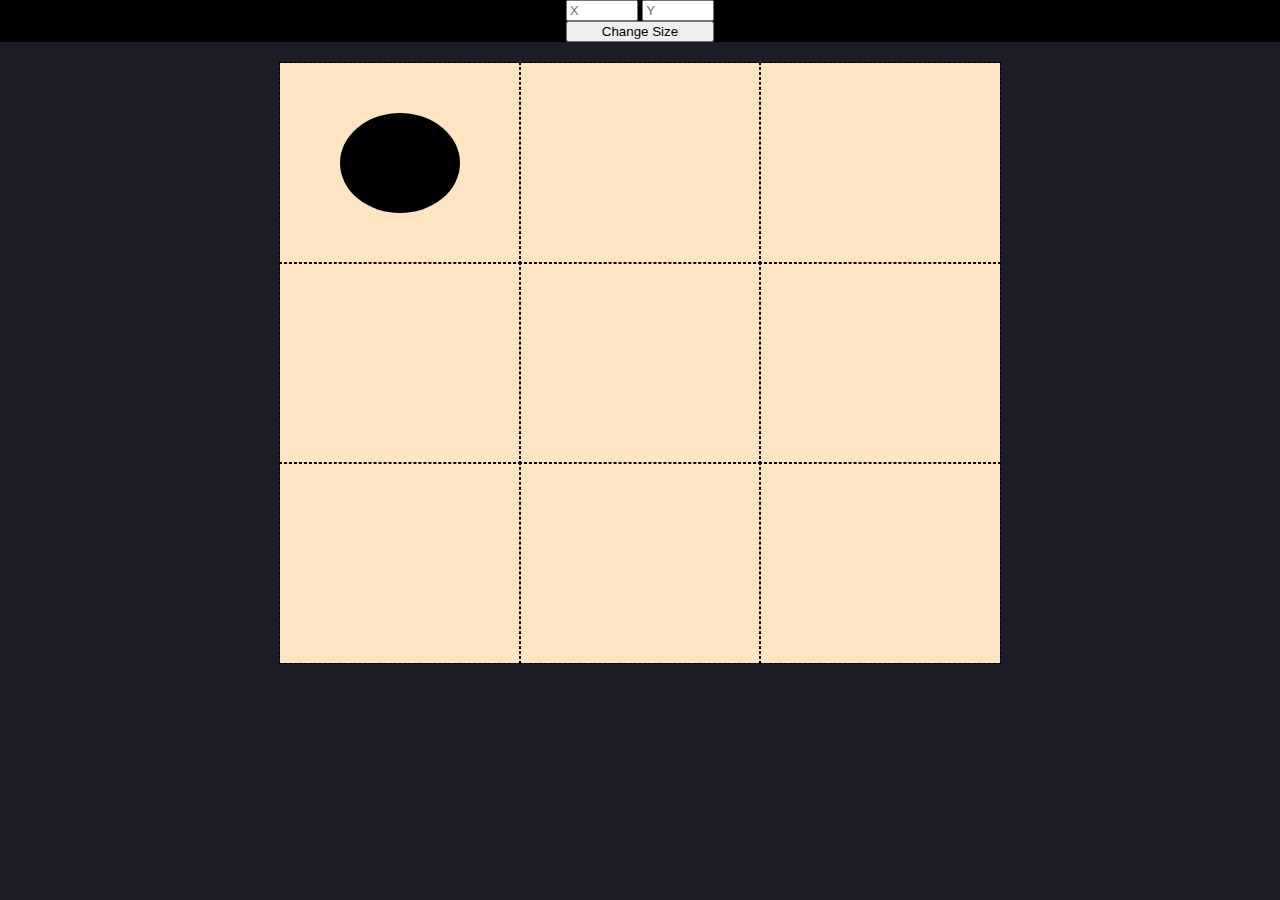
<file: index.html>
<!DOCTYPE html>
<html lang="en">
<head>
    <meta charset="UTF-8">
    <meta name="viewport" content="width=device-width, initial-scale=1.0">
    <meta http-equiv="X-UA-Compatible" content="ie=edge">
    <title>Grid Movement Random</title>
    <link rel="stylesheet" href="./styles.css">
</head>
<body>
  <header>
    <div class="sizeInputs">
      <div>
        <input type="number" class="gridSize" name="size"  min="1" placeholder="X" value="null">
        <input type="number" class="gridSize" name="size" min="1" placeholder="Y" value="null">
      </div>
      <button id="sizeBtn">Change Size</button>
    </div>
  </header>
  <div id="grid"></div>
  <script src="./index.js"></script>
</body>
</html>
</file>
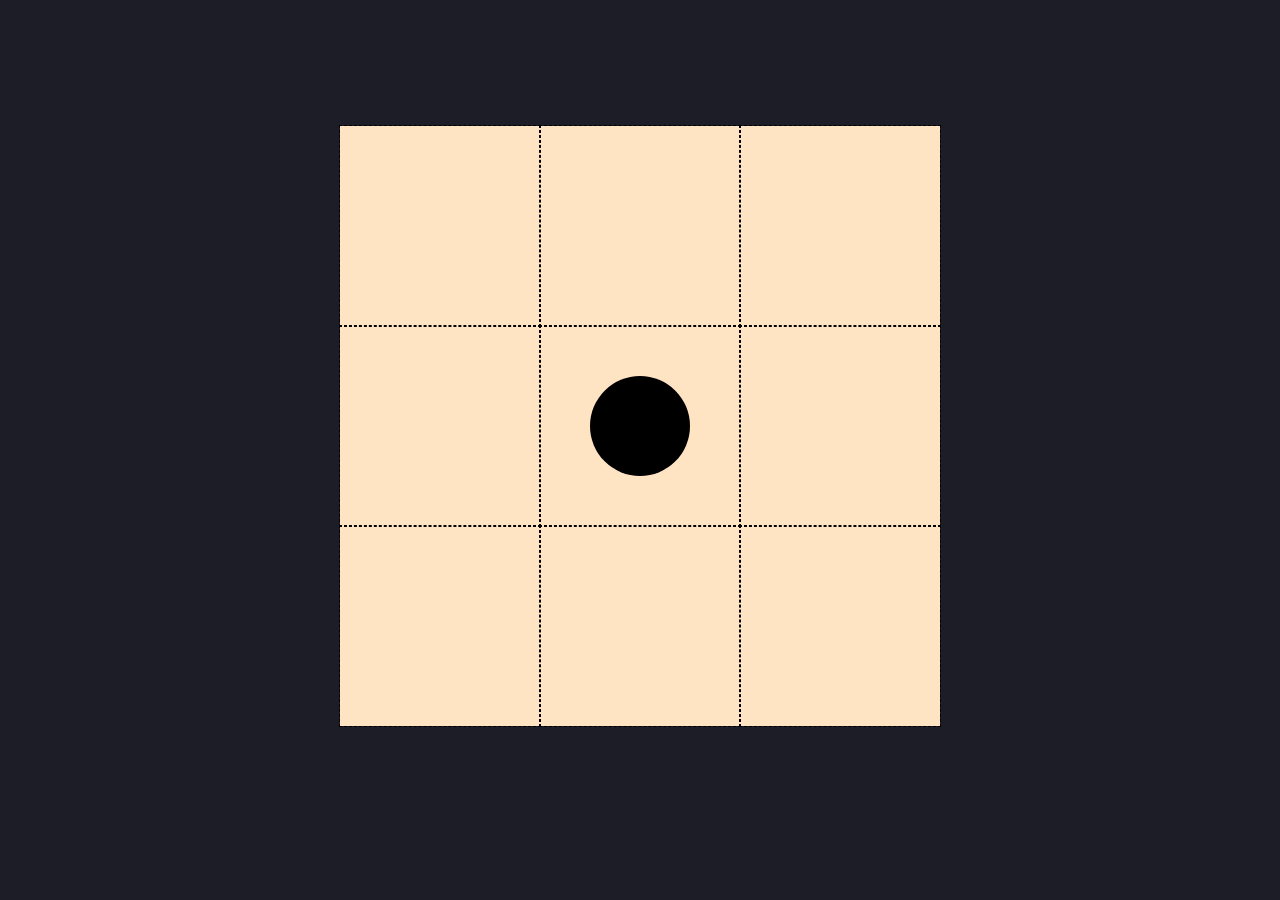
<file: three/index.html>
<!DOCTYPE html>
<html lang="en">
<head>
    <meta charset="UTF-8">
    <meta name="viewport" content="width=device-width, initial-scale=1.0">
    <meta http-equiv="X-UA-Compatible" content="ie=edge">
    <title>Grid Movement</title>
    <style>
        html {background-color: #1c1d26;}
        #holder {display: flex; flex-flow: row wrap; justify-content: center;
        width: 600px; height: 600px; margin: 0 auto; margin-top: 10%;
        background-color: bisque;}
        #holder div:not(#pj) {
            display: flex;
            flex: 1 0 33%;
            outline: 1px dashed black;
            width: 50%;
            justify-content: center;
            align-items: center;
        }
        #pj {
            border-radius: 50%;
            background-color: black;
            width: 50%;
            height: 50%;
            margin: 0 auto;
            color: white;
            text-align: center;
        }
    </style>
</head>
<body>
    <div id="holder">
		<!--	Top row		-->
        <div y="0" x="0"></div>
        <div y="0" x="1"></div>
        <div y="0" x="2"></div>
		<!--	Middle row	-->
        <div y="1" x="0"></div>
        <div y="1" x="1"></div>
        <div y="1" x="2"></div>
		<!--	Bottom row	-->
        <div y="2" x="0"></div>
        <div y="2" x="1"></div>
        <div y="2" x="2"></div>
    </div>
    <script src="./index.js"></script>
</body>
</html>
</file>
<file: styles.css>
html {background-color: #1c1d26; user-select: none; -moz-user-select: none; -webkit-user-select: none; font-family: sans-serif;}

/* H E A D E R */
header {
  height: auto;
  width: 100%;
  margin: 0 auto;
  display: flex;
  background-color: black;
  color: white;
  justify-content: space-around;
  align-items: center;
  position: absolute;
  top: 0;
  left: 0;
}

.sizeInputs {
  display: flex;
  flex-direction: column;
}

.gridSize {
  width: 64px;
}


/*  G R I D  */

#grid {
  display: flex;
  flex-direction: column;
  justify-content: center;
  width: 720px;
  height: 600px;
  margin: 0 auto;
  margin-top: 5%;
  background-color: bisque;
}

.row {
  width: 100%;
  height: 100%;
  display: flex;
  justify-content: center;
}
.square {
  display: flex;
  outline: dashed 1px black;
  flex-grow: 1;
  align-items: center;
}
.square.block {
    background-color: black;
    outline: none;
}
#pj {
    border-radius: 50%;
    background-color: black;
    width: 50%;
    height: 50%;
    margin: 0 auto;
    color: white;
    text-align: center;
}
</file>
